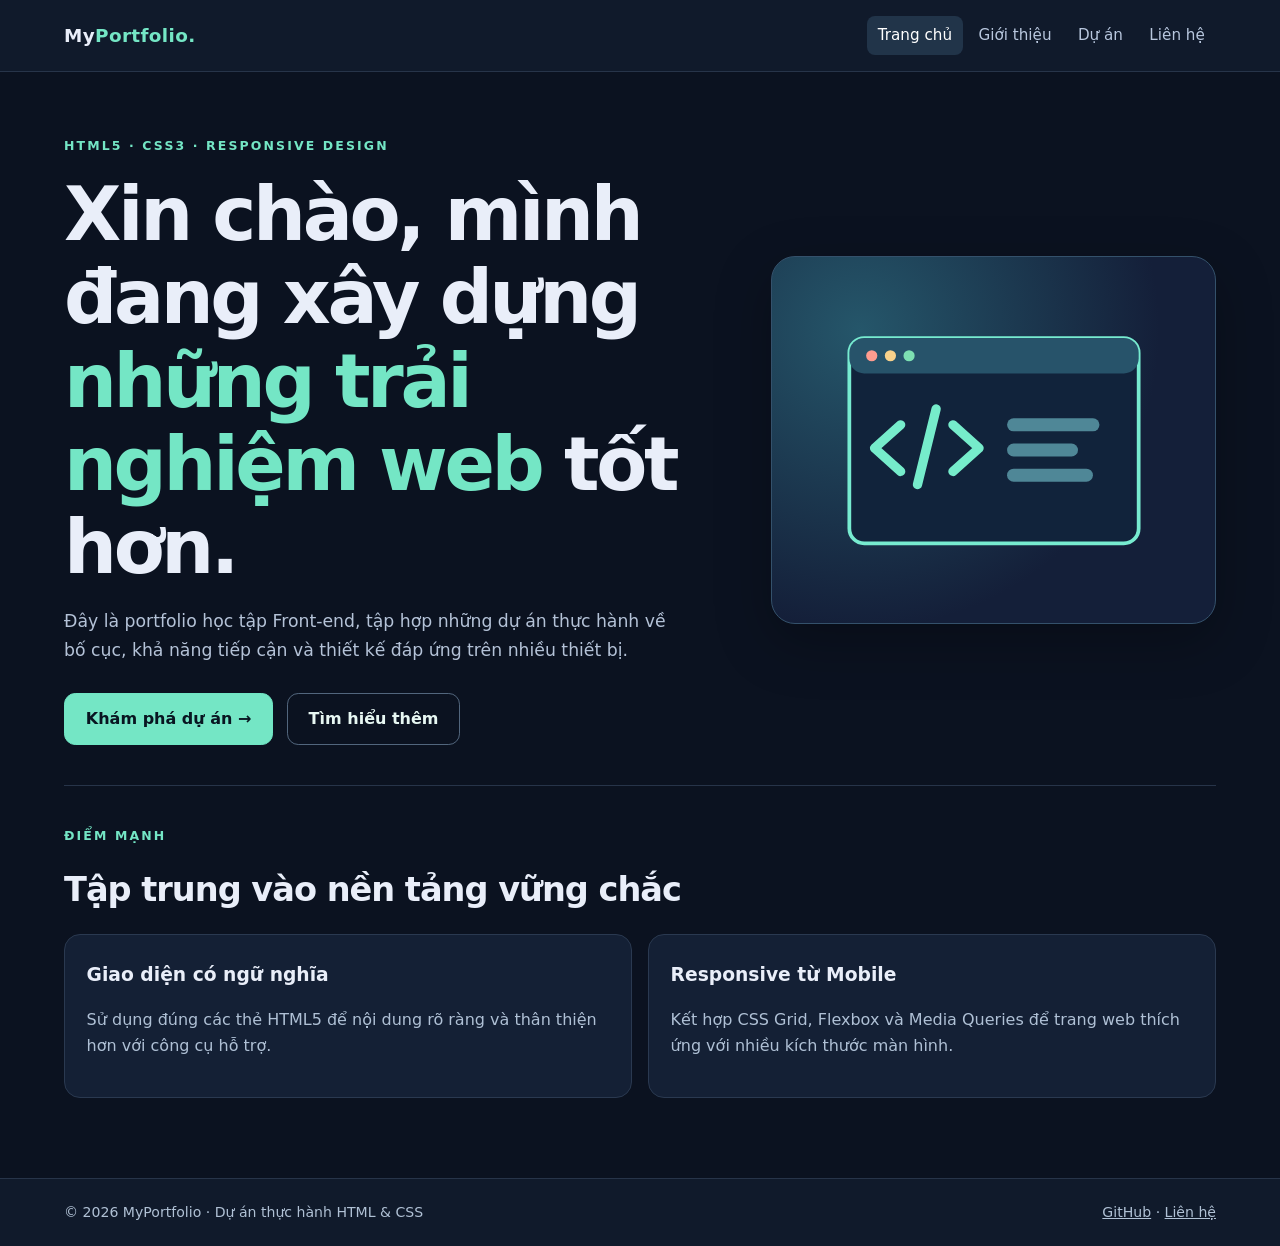
<file: portfolio-personal/index.html>
<!DOCTYPE html>
<html lang="vi"><head><meta charset="UTF-8"><meta name="viewport" content="width=device-width, initial-scale=1.0"><meta name="description" content="Portfolio học tập HTML5 và CSS3 với các dự án giao diện responsive."><title>Trang chủ | Portfolio Front-end</title><link rel="stylesheet" href="css/style.css"></head>
<body><a class="skip-link" href="#main">Bỏ qua điều hướng</a>
<header class="site-header"><div class="header-inner"><a class="brand" href="index.html">My<span>Portfolio.</span></a><nav class="main-nav" aria-label="Điều hướng chính"><ul><li><a href="index.html" aria-current="page">Trang chủ</a></li><li><a href="about.html">Giới thiệu</a></li><li><a href="projects.html">Dự án</a></li><li><a href="contact.html">Liên hệ</a></li></ul></nav></div></header>
<main id="main"><div class="container"><section class="hero" aria-labelledby="hero-title"><div><p class="eyebrow">HTML5 · CSS3 · Responsive Design</p><h1 id="hero-title">Xin chào, mình đang xây dựng <em>những trải nghiệm web</em> tốt hơn.</h1><p class="lede">Đây là portfolio học tập Front-end, tập hợp những dự án thực hành về bố cục, khả năng tiếp cận và thiết kế đáp ứng trên nhiều thiết bị.</p><div class="action-row"><a class="btn" href="projects.html">Khám phá dự án →</a><a class="btn secondary" href="about.html">Tìm hiểu thêm</a></div></div><div class="hero-visual" aria-hidden="true"><svg viewBox="0 0 360 280" fill="none" xmlns="http://www.w3.org/2000/svg"><rect x="25" y="30" width="310" height="220" rx="16" stroke="#77ebd0" stroke-width="4" fill="#11233b"/><rect x="25" y="30" width="310" height="38" rx="16" fill="#27536a"/><circle cx="49" cy="49" r="6" fill="#ff9c8f"/><circle cx="69" cy="49" r="6" fill="#f9d28b"/><circle cx="89" cy="49" r="6" fill="#7de0b2"/><path d="M80 123L52 148L80 173M136 123L164 148L136 173M118 106L98 187" stroke="#76eccb" stroke-width="10" stroke-linecap="round" stroke-linejoin="round"/><rect x="194" y="116" width="99" height="14" rx="7" fill="#4f8797"/><rect x="194" y="143" width="76" height="14" rx="7" fill="#4f8797"/><rect x="194" y="170" width="92" height="14" rx="7" fill="#4f8797"/></svg></div></section><section class="divider-section" aria-labelledby="focus-title"><p class="eyebrow">ĐIỂM MẠNH</p><h2 class="section-heading" id="focus-title">Tập trung vào nền tảng vững chắc</h2><div class="features"><article class="panel"><h3>Giao diện có ngữ nghĩa</h3><p>Sử dụng đúng các thẻ HTML5 để nội dung rõ ràng và thân thiện hơn với công cụ hỗ trợ.</p></article><article class="panel"><h3>Responsive từ Mobile</h3><p>Kết hợp CSS Grid, Flexbox và Media Queries để trang web thích ứng với nhiều kích thước màn hình.</p></article></div></section></div></main>
<footer class="site-footer"><div class="footer-inner"><p>© 2026 MyPortfolio · Dự án thực hành HTML &amp; CSS</p><p><a href="https://github.com/lam1826" target="_blank" rel="noopener noreferrer">GitHub</a> · <a href="contact.html">Liên hệ</a></p></div></footer></body></html>
</file>
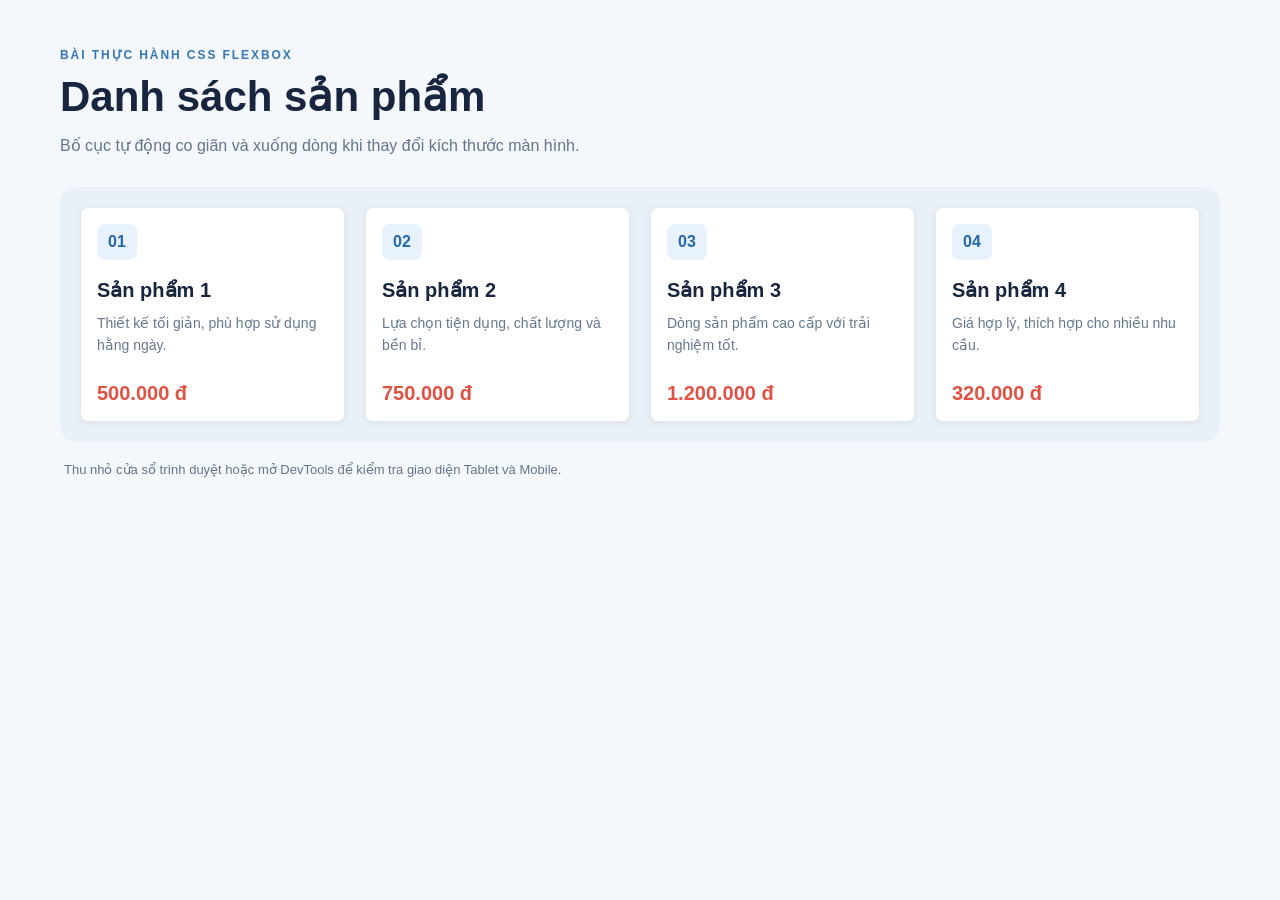
<file: product-card-grid/index.html>
<!DOCTYPE html>
<html lang="vi">
<head>
  <meta charset="UTF-8">
  <meta name="viewport" content="width=device-width, initial-scale=1.0">
  <meta name="description" content="Bài thực hành Product Card Grid với CSS Flexbox, flex-wrap và gap.">
  <title>Product Card Grid - Flexbox</title>
  <link rel="stylesheet" href="style.css">
</head>
<body>
  <main class="container">
    <header class="page-header">
      <p class="eyebrow">BÀI THỰC HÀNH CSS FLEXBOX</p>
      <h1>Danh sách sản phẩm</h1>
      <p class="intro">Bố cục tự động co giãn và xuống dòng khi thay đổi kích thước màn hình.</p>
    </header>

    <section class="product-grid" aria-label="Danh sách sản phẩm">
      <article class="product-card">
        <span class="product-number">01</span>
        <h2>Sản phẩm 1</h2>
        <p class="description">Thiết kế tối giản, phù hợp sử dụng hằng ngày.</p>
        <p class="price">500.000 đ</p>
      </article>
      <article class="product-card">
        <span class="product-number">02</span>
        <h2>Sản phẩm 2</h2>
        <p class="description">Lựa chọn tiện dụng, chất lượng và bền bỉ.</p>
        <p class="price">750.000 đ</p>
      </article>
      <article class="product-card">
        <span class="product-number">03</span>
        <h2>Sản phẩm 3</h2>
        <p class="description">Dòng sản phẩm cao cấp với trải nghiệm tốt.</p>
        <p class="price">1.200.000 đ</p>
      </article>
      <article class="product-card">
        <span class="product-number">04</span>
        <h2>Sản phẩm 4</h2>
        <p class="description">Giá hợp lý, thích hợp cho nhiều nhu cầu.</p>
        <p class="price">320.000 đ</p>
      </article>
    </section>
    <p class="tip">Thu nhỏ cửa sổ trình duyệt hoặc mở DevTools để kiểm tra giao diện Tablet và Mobile.</p>
  </main>
</body>
</html>
</file>
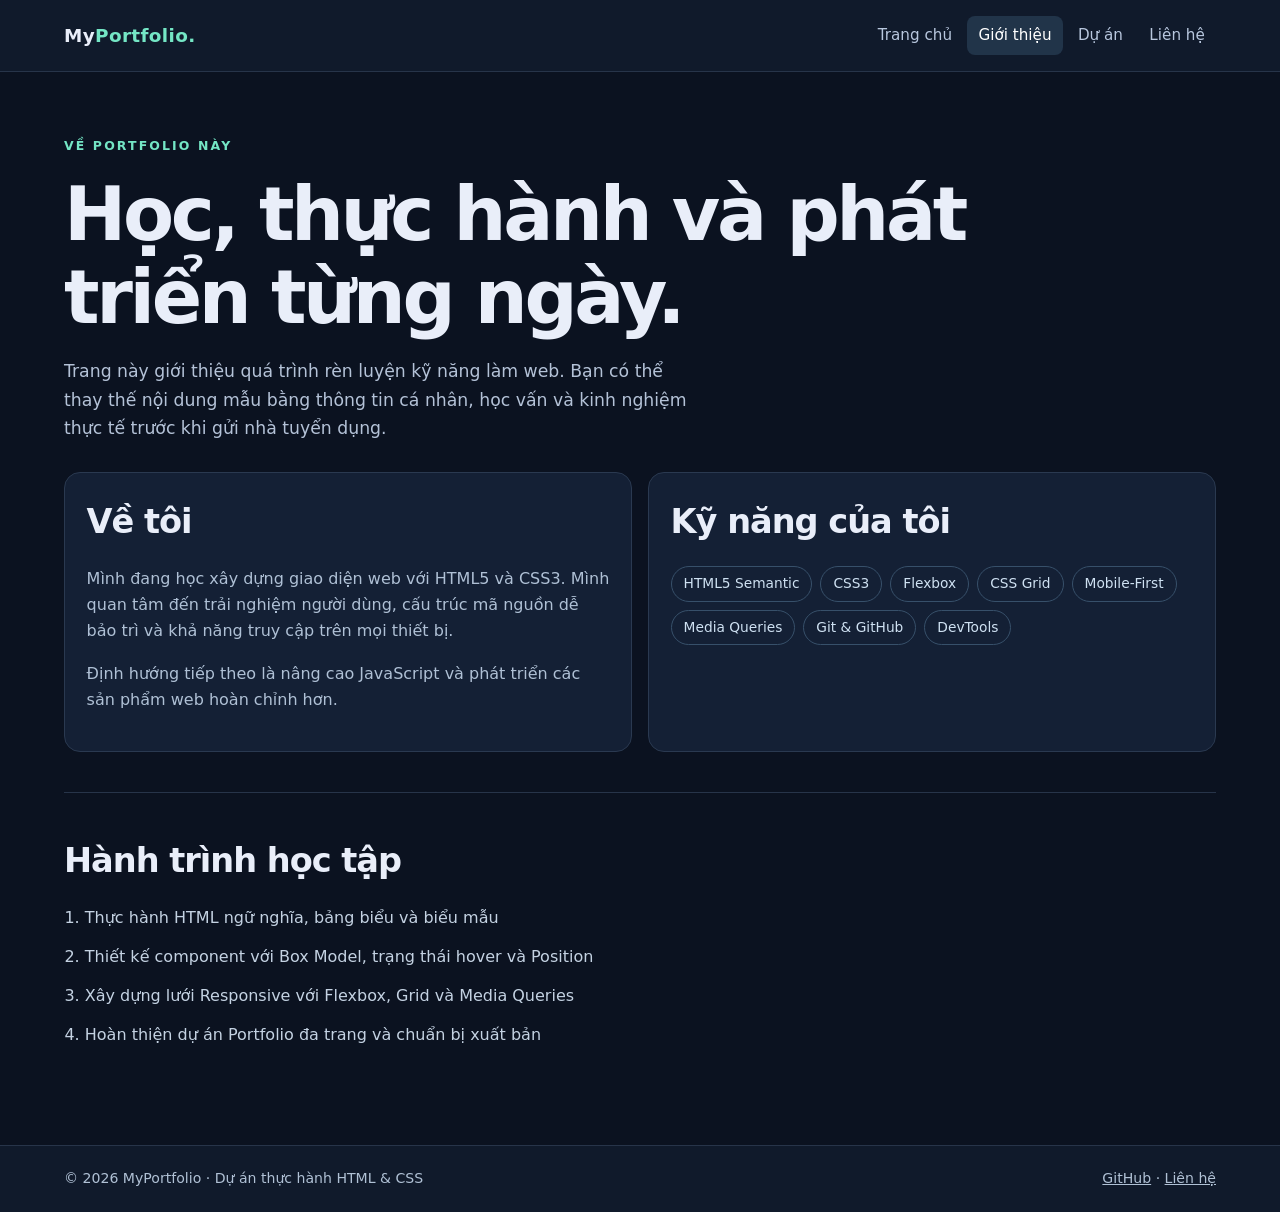
<file: portfolio-personal/about.html>
<!DOCTYPE html>
<html lang="vi"><head><meta charset="UTF-8"><meta name="viewport" content="width=device-width, initial-scale=1.0"><meta name="description" content="Giới thiệu định hướng và các kỹ năng front-end đang học."><title>Giới thiệu | Portfolio Front-end</title><link rel="stylesheet" href="css/style.css"></head><body><a class="skip-link" href="#main">Bỏ qua điều hướng</a>
<header class="site-header"><div class="header-inner"><a class="brand" href="index.html">My<span>Portfolio.</span></a><nav class="main-nav" aria-label="Điều hướng chính"><ul><li><a href="index.html">Trang chủ</a></li><li><a href="about.html" aria-current="page">Giới thiệu</a></li><li><a href="projects.html">Dự án</a></li><li><a href="contact.html">Liên hệ</a></li></ul></nav></div></header>
<main id="main"><div class="container"><p class="eyebrow">VỀ PORTFOLIO NÀY</p><h1 class="page-title">Học, thực hành và phát triển từng ngày.</h1><p class="lede">Trang này giới thiệu quá trình rèn luyện kỹ năng làm web. Bạn có thể thay thế nội dung mẫu bằng thông tin cá nhân, học vấn và kinh nghiệm thực tế trước khi gửi nhà tuyển dụng.</p><div class="about-grid"><section class="panel"><h2 class="section-heading">Về tôi</h2><p>Mình đang học xây dựng giao diện web với HTML5 và CSS3. Mình quan tâm đến trải nghiệm người dùng, cấu trúc mã nguồn dễ bảo trì và khả năng truy cập trên mọi thiết bị.</p><p>Định hướng tiếp theo là nâng cao JavaScript và phát triển các sản phẩm web hoàn chỉnh hơn.</p></section><section class="panel"><h2 class="section-heading">Kỹ năng của tôi</h2><ul class="tag-list"><li>HTML5 Semantic</li><li>CSS3</li><li>Flexbox</li><li>CSS Grid</li><li>Mobile-First</li><li>Media Queries</li><li>Git &amp; GitHub</li><li>DevTools</li></ul></section></div><section class="divider-section"><h2 class="section-heading">Hành trình học tập</h2><ol class="timeline"><li>Thực hành HTML ngữ nghĩa, bảng biểu và biểu mẫu</li><li>Thiết kế component với Box Model, trạng thái hover và Position</li><li>Xây dựng lưới Responsive với Flexbox, Grid và Media Queries</li><li>Hoàn thiện dự án Portfolio đa trang và chuẩn bị xuất bản</li></ol></section></div></main>
<footer class="site-footer"><div class="footer-inner"><p>© 2026 MyPortfolio · Dự án thực hành HTML &amp; CSS</p><p><a href="https://github.com/lam1826" target="_blank" rel="noopener noreferrer">GitHub</a> · <a href="contact.html">Liên hệ</a></p></div></footer></body></html>
</file>
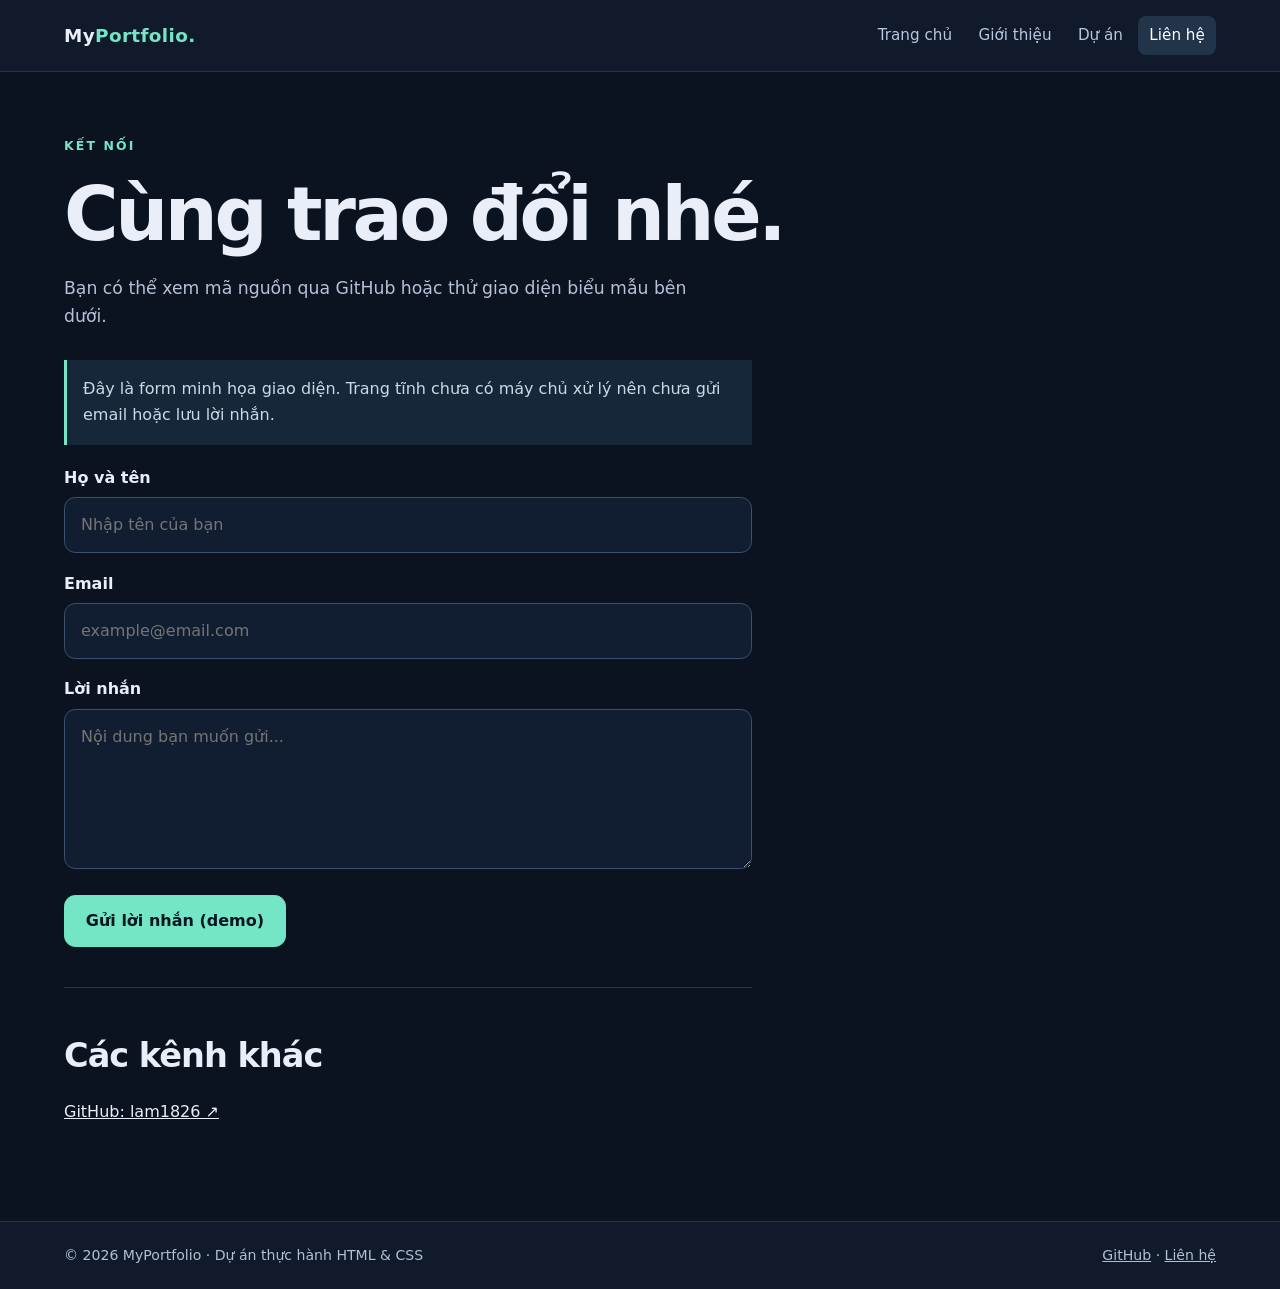
<file: portfolio-personal/contact.html>
<!DOCTYPE html>
<html lang="vi"><head><meta charset="UTF-8"><meta name="viewport" content="width=device-width, initial-scale=1.0"><meta name="description" content="Trang liên hệ trong dự án Portfolio học tập HTML5 CSS3."><title>Liên hệ | Portfolio Front-end</title><link rel="stylesheet" href="css/style.css"></head><body><a class="skip-link" href="#main">Bỏ qua điều hướng</a>
<header class="site-header"><div class="header-inner"><a class="brand" href="index.html">My<span>Portfolio.</span></a><nav class="main-nav" aria-label="Điều hướng chính"><ul><li><a href="index.html">Trang chủ</a></li><li><a href="about.html">Giới thiệu</a></li><li><a href="projects.html">Dự án</a></li><li><a href="contact.html" aria-current="page">Liên hệ</a></li></ul></nav></div></header>
<main id="main"><div class="container"><p class="eyebrow">KẾT NỐI</p><h1 class="page-title">Cùng trao đổi nhé.</h1><p class="lede">Bạn có thể xem mã nguồn qua GitHub hoặc thử giao diện biểu mẫu bên dưới.</p><div class="form-wrap"><div class="notice">Đây là form minh họa giao diện. Trang tĩnh chưa có máy chủ xử lý nên chưa gửi email hoặc lưu lời nhắn.</div><form action="#" method="post" aria-label="Biểu mẫu liên hệ minh họa"><div class="field"><label for="full-name">Họ và tên</label><input id="full-name" name="full-name" type="text" autocomplete="name" placeholder="Nhập tên của bạn" required></div><div class="field"><label for="email">Email</label><input id="email" name="email" type="email" autocomplete="email" placeholder="example@email.com" required></div><div class="field"><label for="message">Lời nhắn</label><textarea id="message" name="message" placeholder="Nội dung bạn muốn gửi..." required></textarea></div><button class="btn" type="submit" title="Form minh họa - chưa có backend">Gửi lời nhắn (demo)</button></form><section class="divider-section"><h2 class="section-heading">Các kênh khác</h2><p><a href="https://github.com/lam1826" target="_blank" rel="noopener noreferrer">GitHub: lam1826 ↗</a></p></section></div></div></main>
<footer class="site-footer"><div class="footer-inner"><p>© 2026 MyPortfolio · Dự án thực hành HTML &amp; CSS</p><p><a href="https://github.com/lam1826" target="_blank" rel="noopener noreferrer">GitHub</a> · <a href="contact.html">Liên hệ</a></p></div></footer></body></html>
</file>
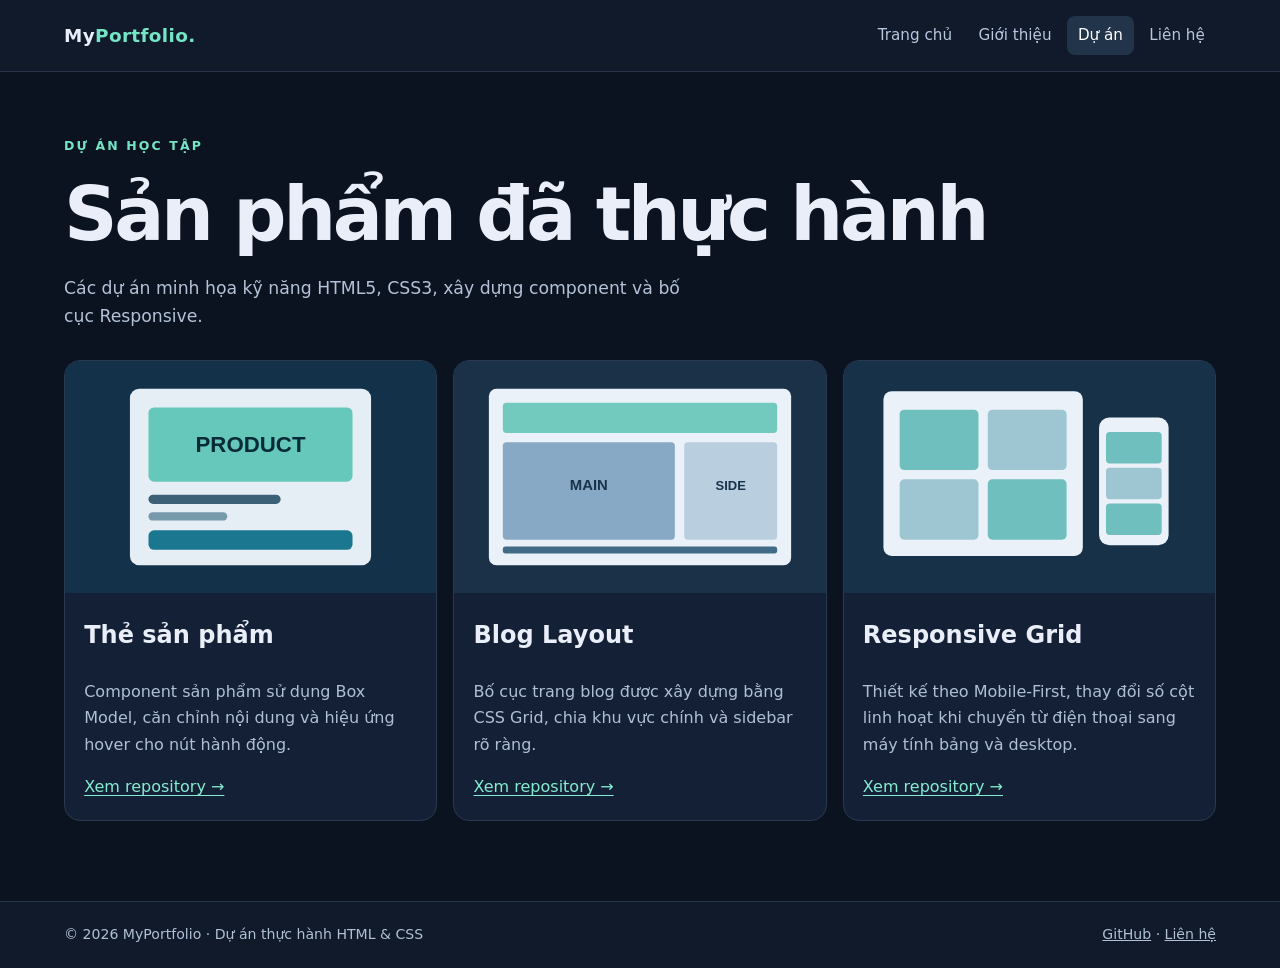
<file: portfolio-personal/projects.html>
<!DOCTYPE html>
<html lang="vi"><head><meta charset="UTF-8"><meta name="viewport" content="width=device-width, initial-scale=1.0"><meta name="description" content="Ba dự án thực hành HTML và CSS: thẻ sản phẩm, blog layout và responsive grid."><title>Dự án | Portfolio Front-end</title><link rel="stylesheet" href="css/style.css"></head><body><a class="skip-link" href="#main">Bỏ qua điều hướng</a>
<header class="site-header"><div class="header-inner"><a class="brand" href="index.html">My<span>Portfolio.</span></a><nav class="main-nav" aria-label="Điều hướng chính"><ul><li><a href="index.html">Trang chủ</a></li><li><a href="about.html">Giới thiệu</a></li><li><a href="projects.html" aria-current="page">Dự án</a></li><li><a href="contact.html">Liên hệ</a></li></ul></nav></div></header>
<main id="main"><div class="container"><p class="eyebrow">DỰ ÁN HỌC TẬP</p><h1 class="page-title">Sản phẩm đã thực hành</h1><p class="lede">Các dự án minh họa kỹ năng HTML5, CSS3, xây dựng component và bố cục Responsive.</p><div class="project-grid"><article class="project-card"><img src="images/product-card.svg" alt="Hình minh họa thẻ sản phẩm với ảnh, tên, giá và nút mua" width="800" height="500"><div class="project-card-content"><h2>Thẻ sản phẩm</h2><p>Component sản phẩm sử dụng Box Model, căn chỉnh nội dung và hiệu ứng hover cho nút hành động.</p><a href="https://github.com/lam1826/product-card-grid" target="_blank" rel="noopener noreferrer">Xem repository →</a></div></article><article class="project-card"><img src="images/blog-layout.svg" alt="Minh họa giao diện blog gồm header, nội dung chính và sidebar" width="800" height="500"><div class="project-card-content"><h2>Blog Layout</h2><p>Bố cục trang blog được xây dựng bằng CSS Grid, chia khu vực chính và sidebar rõ ràng.</p><a href="https://github.com/lam1826/product-card-grid" target="_blank" rel="noopener noreferrer">Xem repository →</a></div></article><article class="project-card"><img src="images/responsive-grid.svg" alt="Hình minh họa lưới responsive trên máy tính và điện thoại" width="800" height="500"><div class="project-card-content"><h2>Responsive Grid</h2><p>Thiết kế theo Mobile-First, thay đổi số cột linh hoạt khi chuyển từ điện thoại sang máy tính bảng và desktop.</p><a href="https://github.com/lam1826/product-card-grid" target="_blank" rel="noopener noreferrer">Xem repository →</a></div></article></div></div></main>
<footer class="site-footer"><div class="footer-inner"><p>© 2026 MyPortfolio · Dự án thực hành HTML &amp; CSS</p><p><a href="https://github.com/lam1826" target="_blank" rel="noopener noreferrer">GitHub</a> · <a href="contact.html">Liên hệ</a></p></div></footer></body></html>
</file>
<file: portfolio-personal/css/style.css>
/* Mobile-first portfolio — HTML5 + external CSS */
*,*::before,*::after{box-sizing:border-box}
:root{font-family:Inter,ui-sans-serif,system-ui,-apple-system,'Segoe UI',sans-serif;color:#e9eef9;background:#0b1220;scroll-behavior:smooth}
body{margin:0;min-height:100vh;display:flex;flex-direction:column;line-height:1.65}
a{color:inherit}img{display:block;max-width:100%;height:auto}button,input,textarea{font:inherit}button{cursor:pointer}
.skip-link{position:absolute;top:-5rem;left:1rem;background:#fff;color:#101827;padding:.5rem 1rem;z-index:20}.skip-link:focus{top:1rem}
.site-header{border-bottom:1px solid #273449;background:#101a2b}.header-inner,.container,.footer-inner{width:min(100% - 2rem,72rem);margin-inline:auto}.header-inner{display:flex;flex-direction:column;align-items:flex-start;gap:.7rem;padding:1rem 0}.brand{text-decoration:none;font-weight:800;font-size:1.15rem;letter-spacing:.02em}.brand span{color:#74e6c5}.main-nav ul{margin:0;padding:0;display:flex;gap:.25rem;flex-wrap:wrap;list-style:none}.main-nav a{display:block;text-decoration:none;color:#b8c7de;padding:.45rem .7rem;border-radius:.5rem;font-size:.95rem}.main-nav a:hover,.main-nav a:focus-visible,.main-nav a[aria-current=page]{background:#213449;color:#fff;outline-offset:3px}
main{flex:1}.container{padding-block:2.75rem 4rem}.eyebrow{color:#74e6c5;letter-spacing:.17em;text-transform:uppercase;font-size:.78rem;font-weight:750;margin:0 0 1rem}.hero{display:grid;gap:2.5rem;align-items:center;min-height:60vh}.hero h1,.page-title{font-size:clamp(2.25rem,6vw,4.65rem);line-height:1.12;letter-spacing:-.045em;margin:.25rem 0 1.1rem;max-width:18ch}.hero h1 em{font-style:normal;color:#74e6c5}.lede{color:#b4c2d7;font-size:1.08rem;max-width:39rem;margin-bottom:1.8rem}.action-row{display:flex;flex-wrap:wrap;gap:.85rem}.btn{display:inline-flex;align-items:center;justify-content:center;min-height:3rem;border:1px solid #70e6c4;border-radius:.7rem;padding:.72rem 1.3rem;text-decoration:none;background:#74e6c5;color:#081521;font-weight:750;transition:background .2s,transform .2s,border-color .2s}.btn:hover,.btn:focus-visible{background:#b5f5e3;transform:translateY(-2px)}.btn.secondary{background:transparent;color:#e7f7f2;border-color:#52667d}.btn.secondary:hover{background:#25344a}
.hero-visual{background:radial-gradient(circle at 20% 20%,#25566a,#141f39 65%);border:1px solid #34516b;border-radius:1.5rem;padding:2rem;min-height:18rem;display:grid;place-items:center;box-shadow:0 18px 55px #0004}.hero-visual svg{width:min(100%,21rem);height:auto}.section-heading{font-size:clamp(1.45rem,3vw,2.1rem);letter-spacing:-.03em;margin:0 0 1rem}.muted{color:#afc0d5}.divider-section{padding-top:2.5rem;border-top:1px solid #273449;margin-top:2.5rem}.features,.project-grid,.about-grid{display:grid;grid-template-columns:1fr;gap:1rem}.panel,.project-card{background:#142035;border:1px solid #2a3950;border-radius:1rem;padding:1.35rem}.panel h3,.project-card h2{margin:.25rem 0 .45rem}.panel p,.project-card p{color:#afc0d5}.tag-list{display:flex;flex-wrap:wrap;gap:.5rem;list-style:none;padding:0}.tag-list li{border:1px solid #37506a;border-radius:100px;padding:.35rem .75rem;color:#cfe1f2;font-size:.86rem}.timeline{padding-left:1.3rem;color:#c4d2e2}.timeline li{margin-bottom:.8rem}.project-card{padding:0;overflow:hidden;display:flex;flex-direction:column}.project-card img{width:100%;aspect-ratio:16/10;object-fit:cover;background:#1c3346}.project-card-content{padding:1.2rem;display:flex;flex-direction:column;flex:1}.project-card-content p{flex:1}.project-card a{color:#85ecd1;text-underline-offset:.2rem}.project-card a:hover,.project-card a:focus-visible{color:#fff}.project-card:hover{border-color:#53816f;transform:translateY(-2px);transition:transform .2s,border-color .2s}.form-wrap{max-width:43rem}.field{margin:1.1rem 0}.field label{display:block;margin-bottom:.4rem;color:#e9eef9;font-weight:650}.field input,.field textarea{width:100%;border:1px solid #3b506c;border-radius:.7rem;padding:.85rem 1rem;background:#111d30;color:#fff}.field input:focus,.field textarea:focus{outline:2px solid #74e6c5;outline-offset:2px}.field textarea{min-height:10rem;resize:vertical}.notice{border-left:3px solid #74e6c5;background:#17273a;padding:1rem;color:#cbd8e7;margin:1.25rem 0}.site-footer{border-top:1px solid #273449;background:#101a2b}.footer-inner{display:flex;flex-direction:column;gap:.5rem;padding:1.35rem 0;color:#b0c1d5;font-size:.88rem}.footer-inner p{margin:0}.footer-inner a:hover{color:#74e6c5}
@media(min-width:768px){.header-inner{flex-direction:row;align-items:center;justify-content:space-between}.hero{grid-template-columns:1.2fr .8fr}.features,.about-grid{grid-template-columns:repeat(2,minmax(0,1fr))}.project-grid{grid-template-columns:repeat(2,minmax(0,1fr))}.footer-inner{flex-direction:row;justify-content:space-between}}
@media(min-width:1024px){.container{padding-block:4rem 5rem}.project-grid{grid-template-columns:repeat(3,minmax(0,1fr))}.hero-visual{min-height:23rem}}
@media(prefers-reduced-motion:reduce){:root{scroll-behavior:auto}*,*::before,*::after{transition:none!important}}
</file>
<file: product-card-grid/style.css>
/* Thiết lập chung */
html { box-sizing: border-box; }
*, *::before, *::after { box-sizing: inherit; }
body {
  margin: 0;
  min-height: 100vh;
  font-family: Arial, Helvetica, sans-serif;
  color: #17263e;
  background: #f4f7fb;
}
.container { width: min(1200px, 100%); margin: 0 auto; padding: 48px 20px; }
.page-header { margin-bottom: 28px; }
.eyebrow { margin: 0 0 10px; font-size: 12px; font-weight: 700; letter-spacing: 0.16em; color: #3577b7; }
h1 { margin: 0 0 12px; font-size: clamp(28px, 4vw, 42px); }
.intro { margin: 0; color: #63748b; line-height: 1.6; }

/* Hai thuộc tính quan trọng nhất của bài thực hành: flex-wrap và gap */
.product-grid {
  display: flex;
  flex-wrap: wrap;
  gap: 20px;
  padding: 20px;
  background: #eaf0f7;
  border-radius: 16px;
}
.product-card {
  flex: 1 1 calc(25% - 20px);
  min-width: 220px;
  background: #ffffff;
  border: 1px solid #e2e8f0;
  border-radius: 8px;
  padding: 16px;
  box-shadow: 0 2px 8px rgba(0,0,0,0.05);
  transition: transform 0.2s ease;
}
.product-card:hover { transform: translateY(-4px); }
.product-number { display: inline-block; padding: 9px 11px; background: #e8f1fe; color: #2568aa; border-radius: 8px; font-weight: 700; }
.product-card h2 { margin: 18px 0 10px; font-size: 20px; }
.description { min-height: 48px; margin: 0 0 22px; font-size: 14px; line-height: 1.6; color: #67788d; }
.price { margin: 0; color: #e05244; font-size: 20px; font-weight: 700; }
.tip { margin: 18px 4px 0; font-size: 13px; line-height: 1.6; color: #63748b; }

/* Trên điện thoại, thẻ chiếm hết chiều rộng khả dụng */
@media (max-width: 520px) {
  .container { padding: 28px 12px; }
  .product-grid { padding: 12px; gap: 14px; }
  .product-card { flex-basis: 100%; min-width: 0; }
}
@media (prefers-reduced-motion: reduce) {
  .product-card { transition: none; }
}
</file>
